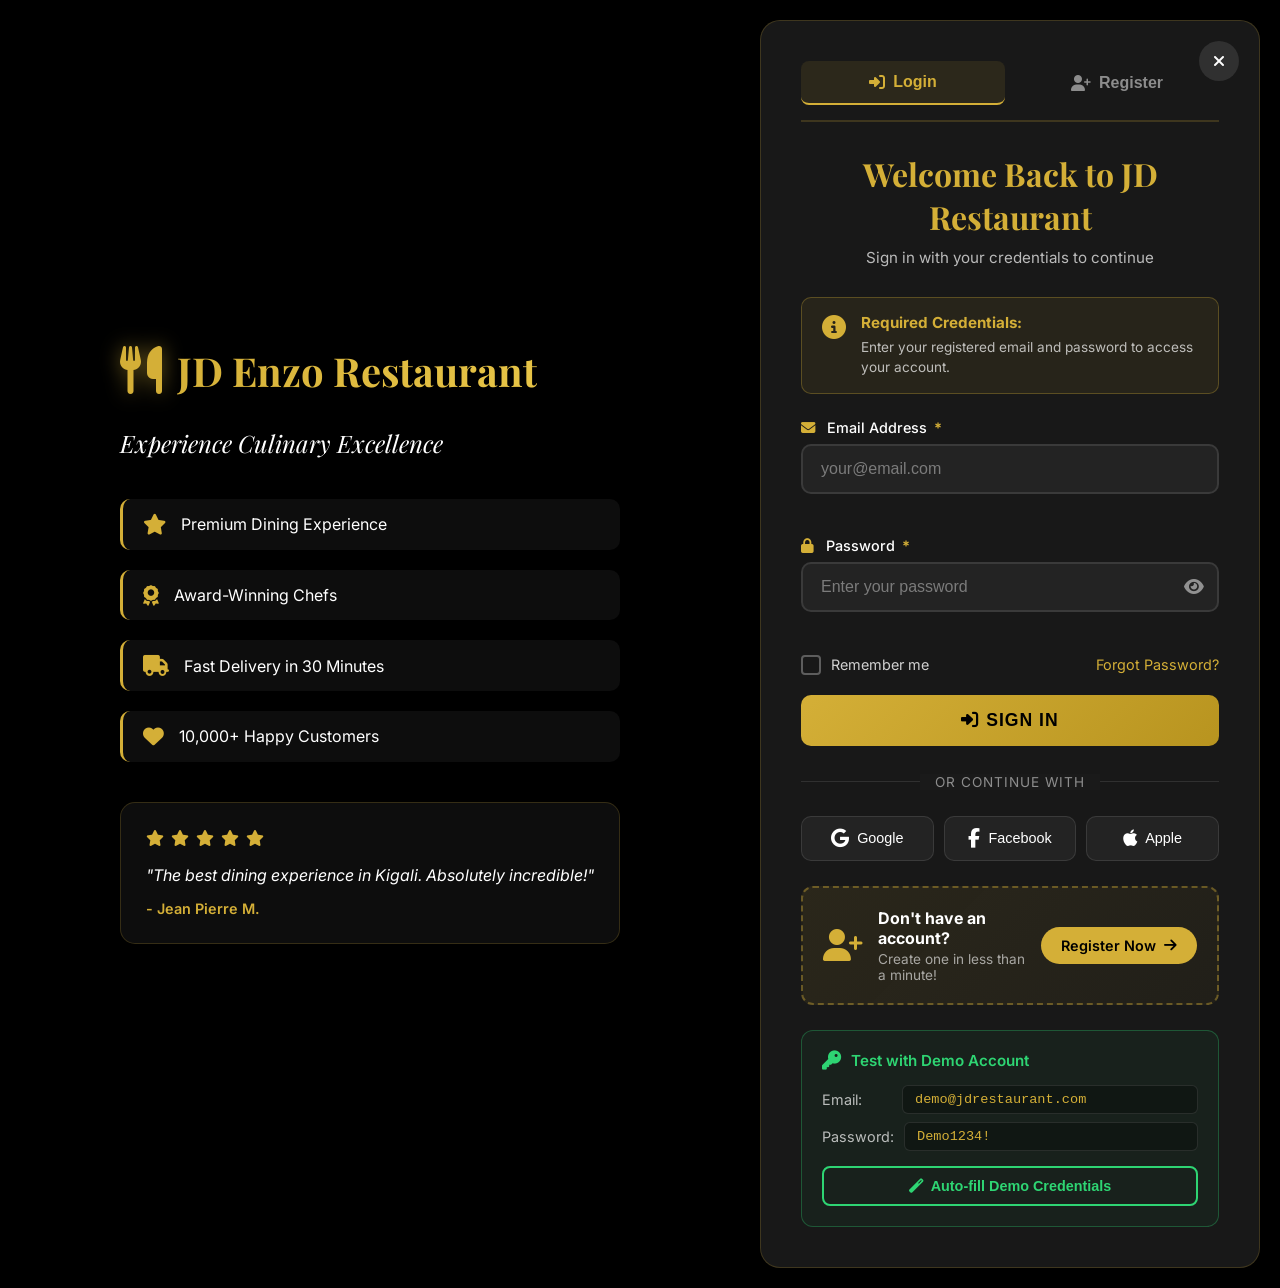
<file: auth.html>
<!DOCTYPE html>
<html lang="en">
<head>
    
<link rel="icon" type="image/svg+xml" href="favicon.svg">
    <meta charset="UTF-8">
    <meta name="viewport" content="width=device-width, initial-scale=1.0">
    <title>JD Restaurants - Login & Register</title>
    <link rel="stylesheet" href="auth.css">
    <link rel="stylesheet" href="https://cdnjs.cloudflare.com/ajax/libs/font-awesome/6.4.0/css/all.min.css">
    <link href="https://fonts.googleapis.com/css2?family=Playfair+Display:wght@400;600;700;900&family=Inter:wght@300;400;500;600;700&display=swap" rel="stylesheet">
</head>
<body>
    <link rel="stylesheet" href="loader.css">
    <!-- PREMIUM LOADING SCREEN -->
<div class="page-loader" id="pageLoader">
    <div class="loader-particles">
        <div class="particle"></div>
        <div class="particle"></div>
        <div class="particle"></div>
        <div class="particle"></div>
        <div class="particle"></div>
        <div class="particle"></div>
        <div class="particle"></div>
        <div class="particle"></div>
        <div class="particle"></div>
        <div class="particle"></div>
    </div>

    <div class="loader-content">
        <div class="loader-logo">
            <div class="loader-logo-ring"></div>
            <div class="loader-logo-ring"></div>
            <div class="loader-logo-ring"></div>
            <i class="fas fa-utensils loader-logo-icon"></i>
        </div>
        <h1 class="loader-brand">JD RESTAURANT</h1>
        <p class="loader-tagline">Welcome to Excellence</p>
        <div class="loader-bar-container">
            <div class="loader-bar"></div>
        </div>
        <div class="loader-text">
            Loading your account
            <span class="loader-dots">
                <span></span>
                <span></span>
                <span></span>
            </span>
        </div>
    </div>
</div>

    <!-- BACKGROUND IMAGE WITH OVERLAY -->
    <div class="auth-background">
        <div class="auth-overlay"></div>
    </div>

    <!-- MAIN CONTAINER -->
    <div class="auth-container">
        
        <!-- LEFT SIDE - BRANDING -->
        <div class="auth-branding">
            <div class="branding-content">
                <div class="logo-large">
                    <i class="fas fa-utensils"></i>
                    <h1>JD Enzo Restaurant </h1>
                </div>
                <p class="tagline">Experience Culinary Excellence</p>
                <div class="features-list">
                    <div class="feature-item">
                        <i class="fas fa-star"></i>
                        <span>Premium Dining Experience</span>
                    </div>
                    <div class="feature-item">
                        <i class="fas fa-award"></i>
                        <span>Award-Winning Chefs</span>
                    </div>
                    <div class="feature-item">
                        <i class="fas fa-truck"></i>
                        <span>Fast Delivery in 30 Minutes</span>
                    </div>
                    <div class="feature-item">
                        <i class="fas fa-heart"></i>
                        <span>10,000+ Happy Customers</span>
                    </div>
                </div>
                <div class="testimonials">
                    <div class="testimonial">
                        <div class="stars">
                            <i class="fas fa-star"></i>
                            <i class="fas fa-star"></i>
                            <i class="fas fa-star"></i>
                            <i class="fas fa-star"></i>
                            <i class="fas fa-star"></i>
                        </div>
                        <p>"The best dining experience in Kigali. Absolutely incredible!"</p>
                        <span>- Jean Pierre M.</span>
                    </div>
                </div>
            </div>
        </div>

        <!-- RIGHT SIDE - FORMS -->
        <div class="auth-forms">
            
            <!-- CLOSE BUTTON -->
            <a href="index.html" class="close-btn">
                <i class="fas fa-times"></i>
            </a>

            <!-- TABS -->
            <div class="auth-tabs">
                <button class="tab-btn active" data-tab="login">
                    <i class="fas fa-sign-in-alt"></i> Login
                </button>
                <button class="tab-btn" data-tab="register">
                    <i class="fas fa-user-plus"></i> Register
                </button>
            </div>

            <!-- ============================================ -->
            <!-- LOGIN FORM -->
            <!-- ============================================ -->
            <div class="form-container active" id="login-form">
                <div class="form-header">
                    <h2>Welcome Back to JD Restaurant</h2>
                    <p>Sign in with your credentials to continue</p>
                </div>

                <!-- CREDENTIALS INFO BOX -->
                <div class="credentials-info">
                    <div class="info-icon">
                        <i class="fas fa-info-circle"></i>
                    </div>
                    <div class="info-text">
                        <strong>Required Credentials:</strong>
                        <p>Enter your registered email and password to access your account.</p>
                    </div>
                </div>

                <form id="loginForm" onsubmit="handleLogin(event)">
                    <!-- Email -->
                    <div class="input-group">
                        <label for="loginEmail">
                            <i class="fas fa-envelope"></i> Email Address <span class="required">*</span>
                        </label>
                        <input type="email" id="loginEmail" placeholder="your@email.com" required>
                        <span class="error-message" id="loginEmailError"></span>
                    </div>

                    <!-- Password -->
                    <div class="input-group">
                        <label for="loginPassword">
                            <i class="fas fa-lock"></i> Password <span class="required">*</span>
                        </label>
                        <div class="password-wrapper">
                            <input type="password" id="loginPassword" placeholder="Enter your password" required>
                            <button type="button" class="toggle-password" onclick="togglePassword('loginPassword', this)">
                                <i class="fas fa-eye"></i>
                            </button>
                        </div>
                        <span class="error-message" id="loginPasswordError"></span>
                    </div>

                    <!-- Remember Me & Forgot Password -->
                    <div class="form-options">
                        <label class="checkbox-label">
                            <input type="checkbox" id="rememberMe">
                            <span class="checkmark"></span>
                            Remember me
                        </label>
                        <a href="#" class="forgot-link" onclick="handleForgotPassword(event)">
                            Forgot Password?
                        </a>
                    </div>

                    <!-- Login Button -->
                    <button type="submit" class="submit-btn" id="loginBtn">
                        <span class="btn-text"><i class="fas fa-sign-in-alt"></i> Sign In</span>
                        <span class="btn-loader"><i class="fas fa-spinner fa-spin"></i></span>
                    </button>

                    <!-- Divider -->
                    <div class="divider">
                        <span>OR CONTINUE WITH</span>
                    </div>

                    <!-- Social Login -->
                    <div class="social-login">
                        <button type="button" class="social-btn google" onclick="socialLogin('Google')">
                            <i class="fab fa-google"></i>
                            <span>Google</span>
                        </button>
                        <button type="button" class="social-btn facebook" onclick="socialLogin('Facebook')">
                            <i class="fab fa-facebook-f"></i>
                            <span>Facebook</span>
                        </button>
                        <button type="button" class="social-btn apple" onclick="socialLogin('Apple')">
                            <i class="fab fa-apple"></i>
                            <span>Apple</span>
                        </button>
                    </div>

                    <!-- NO ACCOUNT? REGISTER LINK - PROMINENT -->
                    <div class="no-account-banner">
                        <i class="fas fa-user-plus"></i>
                        <div>
                            <strong>Don't have an account?</strong>
                            <p>Create one in less than a minute!</p>
                        </div>
                        <a href="#" onclick="switchTab('register')" class="register-now-btn">
                            Register Now <i class="fas fa-arrow-right"></i>
                        </a>
                    </div>
                </form>

                <!-- DEMO CREDENTIALS BOX -->
                <div class="demo-credentials">
                    <div class="demo-header">
                        <i class="fas fa-key"></i>
                        <span>Test with Demo Account</span>
                    </div>
                    <div class="demo-info">
                        <div class="demo-item">
                            <label>Email:</label>
                            <code onclick="copyToClipboard('demo@jdrestaurant.com')">demo@jdrestaurant.com</code>
                        </div>
                        <div class="demo-item">
                            <label>Password:</label>
                            <code onclick="copyToClipboard('Demo1234!')">Demo1234!</code>
                        </div>
                    </div>
                    <button class="use-demo-btn" onclick="useDemoCredentials()">
                        <i class="fas fa-magic"></i> Auto-fill Demo Credentials
                    </button>
                </div>
            </div>

            <!-- ============================================ -->
            <!-- REGISTER FORM -->
            <!-- ============================================ -->
            <div class="form-container" id="register-form">
                <div class="form-header">
                    <h2>Create Your Account</h2>
                    <p>Join our culinary family today</p>
                </div>

                <!-- REGISTER INFO BOX -->
                <div class="credentials-info">
                    <div class="info-icon">
                        <i class="fas fa-user-plus"></i>
                    </div>
                    <div class="info-text">
                        <strong>Registration Required:</strong>
                        <p>Fill in all fields below to create your account. Fields marked with <span class="required">*</span> are required.</p>
                    </div>
                </div>

                <form id="registerForm" onsubmit="handleRegister(event)">
                    <!-- Full Name -->
                    <div class="input-group">
                        <label for="fullName">
                            <i class="fas fa-user"></i> Full Name <span class="required">*</span>
                        </label>
                        <input type="text" id="fullName" placeholder="John Doe" required>
                        <span class="error-message" id="fullNameError"></span>
                    </div>

                    <!-- Username -->
                    <div class="input-group">
                        <label for="username">
                            <i class="fas fa-at"></i> Username <span class="required">*</span>
                        </label>
                        <input type="text" id="username" placeholder="johndoe" required>
                        <span class="error-message" id="usernameError"></span>
                    </div>

                    <!-- Email -->
                    <div class="input-group">
                        <label for="registerEmail">
                            <i class="fas fa-envelope"></i> Email Address <span class="required">*</span>
                        </label>
                        <input type="email" id="registerEmail" placeholder="your@email.com" required>
                        <span class="error-message" id="registerEmailError"></span>
                    </div>

                    <!-- Phone Number -->
                    <div class="input-group">
                        <label for="phone">
                            <i class="fas fa-phone"></i> Phone Number <span class="required">*</span>
                        </label>
                        <input type="tel" id="phone" placeholder="+250 788 123 456" required>
                        <span class="error-message" id="phoneError"></span>
                    </div>

                    <!-- Password -->
                    <div class="input-group">
                        <label for="registerPassword">
                            <i class="fas fa-lock"></i> Password <span class="required">*</span>
                        </label>
                        <div class="password-wrapper">
                            <input type="password" id="registerPassword" placeholder="Create a strong password" required>
                            <button type="button" class="toggle-password" onclick="togglePassword('registerPassword', this)">
                                <i class="fas fa-eye"></i>
                            </button>
                        </div>
                        <!-- Password Strength Indicator -->
                        <div class="password-strength">
                            <div class="strength-bar" id="strengthBar"></div>
                        </div>
                        <span class="strength-text" id="strengthText"></span>
                        <span class="error-message" id="registerPasswordError"></span>
                    </div>

                    <!-- Confirm Password -->
                    <div class="input-group">
                        <label for="confirmPassword">
                            <i class="fas fa-lock"></i> Confirm Password <span class="required">*</span>
                        </label>
                        <div class="password-wrapper">
                            <input type="password" id="confirmPassword" placeholder="Confirm your password" required>
                            <button type="button" class="toggle-password" onclick="togglePassword('confirmPassword', this)">
                                <i class="fas fa-eye"></i>
                            </button>
                        </div>
                        <span class="error-message" id="confirmPasswordError"></span>
                    </div>

                    <!-- Terms & Conditions -->
                    <div class="input-group">
                        <label class="checkbox-label">
                            <input type="checkbox" id="terms" required>
                            <span class="checkmark"></span>
                            I agree to the <a href="#" onclick="showTerms(event)">Terms & Conditions</a> and <a href="#" onclick="showPrivacy(event)">Privacy Policy</a> <span class="required">*</span>
                        </label>
                        <span class="error-message" id="termsError"></span>
                    </div>

                    <!-- Register Button -->
                    <button type="submit" class="submit-btn" id="registerBtn">
                        <span class="btn-text"><i class="fas fa-user-plus"></i> Create Account</span>
                        <span class="btn-loader"><i class="fas fa-spinner fa-spin"></i></span>
                    </button>

                    <!-- Divider -->
                    <div class="divider">
                        <span>OR SIGN UP WITH</span>
                    </div>

                    <!-- Social Login -->
                    <div class="social-login">
                        <button type="button" class="social-btn google" onclick="socialLogin('Google')">
                            <i class="fab fa-google"></i>
                            <span>Google</span>
                        </button>
                        <button type="button" class="social-btn facebook" onclick="socialLogin('Facebook')">
                            <i class="fab fa-facebook-f"></i>
                            <span>Facebook</span>
                        </button>
                        <button type="button" class="social-btn apple" onclick="socialLogin('Apple')">
                            <i class="fab fa-apple"></i>
                            <span>Apple</span>
                        </button>
                    </div>

                    <!-- ALREADY HAVE ACCOUNT? LOGIN LINK - PROMINENT -->
                    <div class="no-account-banner">
                        <i class="fas fa-sign-in-alt"></i>
                        <div>
                            <strong>Already have an account?</strong>
                            <p>Sign in to access your dashboard</p>
                        </div>
                        <a href="#" onclick="switchTab('login')" class="register-now-btn">
                            Sign In <i class="fas fa-arrow-right"></i>
                        </a>
                    </div>
                </form>
            </div>

        </div>
    </div>

    <!-- SUCCESS MODAL -->
    <div class="modal" id="successModal">
        <div class="modal-content">
            <div class="modal-icon success">
                <i class="fas fa-check"></i>
            </div>
            <h2 id="modalTitle">Success!</h2>
            <p id="modalMessage">Your action was completed successfully.</p>
            <button class="submit-btn" onclick="closeModal()">
                <span class="btn-text">Continue</span>
            </button>
        </div>
    </div>

    <!-- ERROR MODAL -->
    <div class="modal" id="errorModal">
        <div class="modal-content">
            <div class="modal-icon error">
                <i class="fas fa-exclamation-triangle"></i>
            </div>
            <h2>Oops!</h2>
            <p id="errorMessage">Something went wrong.</p>
            <button class="submit-btn" onclick="closeErrorModal()">
                <span class="btn-text">Try Again</span>
            </button>
        </div>
    </div>

    <script src="auth.js"></script>
<script src="loader.js"></script>

</body>
</html>
</file>
<file: auth.css>
/* ========================================
   JD RESTAURANT - LUXURY AUTH THEME
   Color Palette: Black, White, Gold
   ======================================== */

/* --- 1. GLOBAL VARIABLES --- */
:root {
    --black: #000000;
    --dark-black: #0a0a0a;
    --charcoal: #1a1a1a;
    --dark-grey: #2a2a2a;
    --medium-grey: #3a3a3a;
    --light-grey: #f5f5f5;
    --white: #ffffff;
    --gold: #d4af37;
    --gold-light: #e8c547;
    --gold-dark: #b8941f;
    --error: #ff4757;
    --success: #2ed573;
    --shadow: 0 10px 40px rgba(0, 0, 0, 0.3);
    --shadow-gold: 0 5px 20px rgba(212, 175, 55, 0.3);
}

/* --- 2. RESET & BASE --- */
* {
    margin: 0;
    padding: 0;
    box-sizing: border-box;
}

body {
    font-family: 'Inter', sans-serif;
    background-color: var(--black);
    color: var(--white);
    overflow-x: hidden;
    min-height: 100vh;
}

/* --- 3. BACKGROUND & OVERLAY --- */
.auth-background {
    position: fixed;
    top: 0;
    left: 0;
    width: 100%;
    height: 100%;
    background-image: url('https://images.unsplash.com/photo-1414235077428-338989a2e8c0?auto=format&fit=crop&w=1920&q=80');
    background-size: cover;
    background-position: center;
    background-attachment: fixed;
    z-index: -2;
    animation: backgroundZoom 20s ease-in-out infinite alternate;
}

@keyframes backgroundZoom {
    from { transform: scale(1); }
    to { transform: scale(1.1); }
}

.auth-overlay {
    position: fixed;
    top: 0;
    left: 0;
    width: 100%;
    height: 100%;
    background: linear-gradient(135deg, rgba(0,0,0,0.85) 0%, rgba(0,0,0,0.7) 100%);
    z-index: -1;
}

/* --- 4. MAIN CONTAINER --- */
.auth-container {
    display: flex;
    min-height: 100vh;
    max-width: 1400px;
    margin: 0 auto;
    padding: 20px;
    gap: 40px;
    animation: fadeIn 1s ease;
}

@keyframes fadeIn {
    from { opacity: 0; transform: translateY(20px); }
    to { opacity: 1; transform: translateY(0); }
}

/* --- 5. BRANDING SECTION (LEFT) --- */
.auth-branding {
    flex: 1;
    display: flex;
    align-items: center;
    justify-content: center;
    padding: 40px;
}

.branding-content {
    max-width: 500px;
}

.logo-large {
    display: flex;
    align-items: center;
    gap: 15px;
    margin-bottom: 30px;
    animation: slideInLeft 1s ease;
}

.logo-large i {
    font-size: 3rem;
    color: var(--gold);
    filter: drop-shadow(0 0 10px rgba(212, 175, 55, 0.5));
}

.logo-large h1 {
    font-family: 'Playfair Display', serif;
    font-size: 2.5rem;
    font-weight: 700;
    background: linear-gradient(135deg, var(--gold), var(--gold-light));
    -webkit-background-clip: text;
    -webkit-text-fill-color: transparent;
    background-clip: text;
}

.tagline {
    font-family: 'Playfair Display', serif;
    font-size: 1.5rem;
    color: var(--white);
    margin-bottom: 40px;
    font-style: italic;
    animation: slideInLeft 1s ease 0.2s backwards;
}

.features-list {
    margin-bottom: 40px;
    animation: slideInLeft 1s ease 0.4s backwards;
}

.feature-item {
    display: flex;
    align-items: center;
    gap: 15px;
    margin-bottom: 20px;
    padding: 15px 20px;
    background: rgba(255, 255, 255, 0.05);
    border-radius: 10px;
    border-left: 3px solid var(--gold);
    transition: all 0.3s ease;
}

.feature-item:hover {
    background: rgba(212, 175, 55, 0.1);
    transform: translateX(10px);
}

.feature-item i {
    color: var(--gold);
    font-size: 1.3rem;
}

.feature-item span {
    color: var(--white);
    font-size: 1rem;
}

.testimonials {
    padding: 25px;
    background: rgba(255, 255, 255, 0.05);
    border-radius: 15px;
    border: 1px solid rgba(212, 175, 55, 0.2);
    animation: slideInLeft 1s ease 0.6s backwards;
}

.stars {
    color: var(--gold);
    margin-bottom: 15px;
}

.stars i {
    margin-right: 3px;
}

.testimonial p {
    color: var(--white);
    font-style: italic;
    margin-bottom: 10px;
    line-height: 1.6;
}

.testimonial span {
    color: var(--gold);
    font-size: 0.9rem;
    font-weight: 600;
}

@keyframes slideInLeft {
    from { opacity: 0; transform: translateX(-30px); }
    to { opacity: 1; transform: translateX(0); }
}

/* --- 6. FORMS SECTION (RIGHT) --- */
.auth-forms {
    flex: 1;
    max-width: 500px;
    background: rgba(26, 26, 26, 0.95);
    backdrop-filter: blur(20px);
    border: 1px solid rgba(212, 175, 55, 0.2);
    border-radius: 20px;
    padding: 40px;
    position: relative;
    box-shadow: var(--shadow);
    animation: slideInRight 1s ease;
}

@keyframes slideInRight {
    from { opacity: 0; transform: translateX(30px); }
    to { opacity: 1; transform: translateX(0); }
}

.close-btn {
    position: absolute;
    top: 20px;
    right: 20px;
    width: 40px;
    height: 40px;
    background: rgba(255, 255, 255, 0.1);
    border-radius: 50%;
    display: flex;
    align-items: center;
    justify-content: center;
    color: var(--white);
    text-decoration: none;
    transition: all 0.3s ease;
}

.close-btn:hover {
    background: var(--gold);
    color: var(--black);
    transform: rotate(90deg);
}

/* --- 7. TABS --- */
.auth-tabs {
    display: flex;
    gap: 10px;
    margin-bottom: 30px;
    border-bottom: 2px solid rgba(212, 175, 55, 0.2);
    padding-bottom: 15px;
}

.tab-btn {
    flex: 1;
    padding: 12px;
    background: transparent;
    border: none;
    color: rgba(255, 255, 255, 0.5);
    font-size: 1rem;
    font-weight: 600;
    cursor: pointer;
    transition: all 0.3s ease;
    border-radius: 8px;
    display: flex;
    align-items: center;
    justify-content: center;
    gap: 8px;
}

.tab-btn:hover {
    color: var(--white);
    background: rgba(255, 255, 255, 0.05);
}

.tab-btn.active {
    color: var(--gold);
    background: rgba(212, 175, 55, 0.1);
    border-bottom: 2px solid var(--gold);
}

/* --- 8. FORM CONTAINERS --- */
.form-container {
    display: none;
    animation: fadeInUp 0.5s ease;
}

.form-container.active {
    display: block;
}

@keyframes fadeInUp {
    from { opacity: 0; transform: translateY(20px); }
    to { opacity: 1; transform: translateY(0); }
}

.form-header {
    text-align: center;
    margin-bottom: 30px;
}

.form-header h2 {
    font-family: 'Playfair Display', serif;
    font-size: 2rem;
    color: var(--gold);
    margin-bottom: 10px;
}

.form-header p {
    color: rgba(255, 255, 255, 0.7);
    font-size: 0.95rem;
}

/* --- 9. INPUT GROUPS --- */
.input-group {
    margin-bottom: 20px;
}

.input-group label {
    display: block;
    color: var(--white);
    font-size: 0.9rem;
    font-weight: 500;
    margin-bottom: 8px;
}

.input-group label i {
    color: var(--gold);
    margin-right: 8px;
}

.input-group input[type="text"],
.input-group input[type="email"],
.input-group input[type="password"],
.input-group input[type="tel"] {
    width: 100%;
    padding: 14px 18px;
    background: rgba(255, 255, 255, 0.05);
    border: 2px solid rgba(255, 255, 255, 0.1);
    border-radius: 10px;
    color: var(--white);
    font-size: 1rem;
    transition: all 0.3s ease;
    outline: none;
}

.input-group input:focus {
    border-color: var(--gold);
    background: rgba(212, 175, 55, 0.05);
    box-shadow: 0 0 0 3px rgba(212, 175, 55, 0.1);
}

.input-group input::placeholder {
    color: rgba(255, 255, 255, 0.4);
}

.password-wrapper {
    position: relative;
}

.toggle-password {
    position: absolute;
    right: 15px;
    top: 50%;
    transform: translateY(-50%);
    background: none;
    border: none;
    color: rgba(255, 255, 255, 0.5);
    cursor: pointer;
    font-size: 1.1rem;
    transition: color 0.3s;
}

.toggle-password:hover {
    color: var(--gold);
}

/* Password Strength */
.password-strength {
    height: 4px;
    background: rgba(255, 255, 255, 0.1);
    border-radius: 2px;
    margin-top: 8px;
    overflow: hidden;
}

.strength-bar {
    height: 100%;
    width: 0%;
    transition: all 0.3s ease;
    border-radius: 2px;
}

.strength-text {
    display: block;
    font-size: 0.8rem;
    margin-top: 5px;
    color: rgba(255, 255, 255, 0.6);
}

/* Error Messages */
.error-message {
    display: block;
    color: var(--error);
    font-size: 0.85rem;
    margin-top: 5px;
    min-height: 18px;
}

/* --- 10. FORM OPTIONS --- */
.form-options {
    display: flex;
    justify-content: space-between;
    align-items: center;
    margin-bottom: 20px;
}

.checkbox-label {
    display: flex;
    align-items: center;
    color: rgba(255, 255, 255, 0.8);
    font-size: 0.9rem;
    cursor: pointer;
    user-select: none;
}

.checkbox-label input {
    display: none;
}

.checkmark {
    width: 20px;
    height: 20px;
    border: 2px solid rgba(255, 255, 255, 0.3);
    border-radius: 4px;
    margin-right: 10px;
    position: relative;
    transition: all 0.3s;
}

.checkbox-label input:checked + .checkmark {
    background: var(--gold);
    border-color: var(--gold);
}

.checkbox-label input:checked + .checkmark::after {
    content: '✓';
    position: absolute;
    top: 50%;
    left: 50%;
    transform: translate(-50%, -50%);
    color: var(--black);
    font-weight: bold;
    font-size: 0.8rem;
}

.forgot-link {
    color: var(--gold);
    text-decoration: none;
    font-size: 0.9rem;
    transition: color 0.3s;
}

.forgot-link:hover {
    color: var(--gold-light);
    text-decoration: underline;
}

/* --- 11. SUBMIT BUTTON --- */
.submit-btn {
    width: 100%;
    padding: 15px;
    background: linear-gradient(135deg, var(--gold), var(--gold-dark));
    color: var(--black);
    border: none;
    border-radius: 10px;
    font-size: 1.1rem;
    font-weight: 700;
    cursor: pointer;
    transition: all 0.3s ease;
    position: relative;
    overflow: hidden;
    text-transform: uppercase;
    letter-spacing: 1px;
}

.submit-btn:hover {
    transform: translateY(-2px);
    box-shadow: var(--shadow-gold);
}

.submit-btn:active {
    transform: translateY(0);
}

.submit-btn .btn-loader {
    display: none;
}

.submit-btn.loading .btn-text {
    display: none;
}

.submit-btn.loading .btn-loader {
    display: inline-block;
}

/* --- 12. DIVIDER --- */
.divider {
    text-align: center;
    margin: 25px 0;
    position: relative;
}

.divider::before {
    content: '';
    position: absolute;
    top: 50%;
    left: 0;
    right: 0;
    height: 1px;
    background: rgba(255, 255, 255, 0.1);
}

.divider span {
    position: relative;
    background: var(--charcoal);
    padding: 0 15px;
    color: rgba(255, 255, 255, 0.5);
    font-size: 0.85rem;
    letter-spacing: 1px;
}

/* --- 13. SOCIAL LOGIN --- */
.social-login {
    display: grid;
    grid-template-columns: repeat(3, 1fr);
    gap: 10px;
    margin-bottom: 20px;
}

.social-btn {
    padding: 12px;
    background: rgba(255, 255, 255, 0.05);
    border: 1px solid rgba(255, 255, 255, 0.1);
    border-radius: 10px;
    color: var(--white);
    cursor: pointer;
    transition: all 0.3s ease;
    display: flex;
    align-items: center;
    justify-content: center;
    gap: 8px;
    font-size: 0.9rem;
}

.social-btn:hover {
    background: rgba(255, 255, 255, 0.1);
    transform: translateY(-2px);
}

.social-btn.google:hover { border-color: #ea4335; color: #ea4335; }
.social-btn.facebook:hover { border-color: #1877f2; color: #1877f2; }
.social-btn.apple:hover { border-color: var(--white); color: var(--white); }

.social-btn i {
    font-size: 1.2rem;
}

/* --- 14. SWITCH FORM LINK --- */
.switch-form {
    text-align: center;
    color: rgba(255, 255, 255, 0.7);
    font-size: 0.9rem;
    margin-top: 20px;
}

.switch-form a {
    color: var(--gold);
    text-decoration: none;
    font-weight: 600;
    transition: color 0.3s;
}

.switch-form a:hover {
    color: var(--gold-light);
    text-decoration: underline;
}

/* --- 15. MODALS --- */
.modal {
    display: none;
    position: fixed;
    top: 0;
    left: 0;
    width: 100%;
    height: 100%;
    background: rgba(0, 0, 0, 0.8);
    backdrop-filter: blur(10px);
    z-index: 9999;
    justify-content: center;
    align-items: center;
    animation: fadeIn 0.3s ease;
}

.modal.active {
    display: flex;
}

.modal-content {
    background: var(--charcoal);
    border: 1px solid rgba(212, 175, 55, 0.3);
    border-radius: 20px;
    padding: 40px;
    max-width: 400px;
    width: 90%;
    text-align: center;
    animation: slideInUp 0.5s ease;
}

@keyframes slideInUp {
    from { opacity: 0; transform: translateY(50px); }
    to { opacity: 1; transform: translateY(0); }
}

.modal-icon {
    width: 80px;
    height: 80px;
    border-radius: 50%;
    display: flex;
    align-items: center;
    justify-content: center;
    margin: 0 auto 20px;
    font-size: 2.5rem;
}

.modal-icon.success {
    background: rgba(46, 213, 115, 0.2);
    color: var(--success);
    border: 2px solid var(--success);
}

.modal-icon.error {
    background: rgba(255, 71, 87, 0.2);
    color: var(--error);
    border: 2px solid var(--error);
}

.modal-content h2 {
    font-family: 'Playfair Display', serif;
    color: var(--gold);
    margin-bottom: 15px;
    font-size: 1.8rem;
}

.modal-content p {
    color: rgba(255, 255, 255, 0.8);
    margin-bottom: 25px;
    line-height: 1.6;
}

/* --- 16. RESPONSIVE DESIGN --- */
@media (max-width: 1024px) {
    .auth-container {
        flex-direction: column;
        padding: 20px;
    }

    .auth-branding {
        padding: 20px;
    }

    .auth-forms {
        max-width: 100%;
    }
}

@media (max-width: 768px) {
    .auth-branding {
        display: none;
    }

    .auth-forms {
        padding: 30px 20px;
    }

    .form-header h2 {
        font-size: 1.5rem;
    }

    .social-login {
        grid-template-columns: 1fr;
    }

    .social-btn span {
        display: inline;
    }
}

@media (max-width: 480px) {
    .auth-forms {
        padding: 25px 15px;
    }

    .form-options {
        flex-direction: column;
        gap: 10px;
        align-items: flex-start;
    }
}

/* ========================================
   NEW STYLES - CREDENTIALS & REGISTRATION
   ======================================== */

/* Required Asterisk */
.required {
    color: var(--gold);
    font-weight: bold;
    margin-left: 3px;
}

/* Credentials Info Box */
.credentials-info {
    display: flex;
    gap: 15px;
    padding: 15px 20px;
    background: rgba(212, 175, 55, 0.08);
    border: 1px solid rgba(212, 175, 55, 0.3);
    border-radius: 10px;
    margin-bottom: 25px;
    animation: fadeInUp 0.5s ease;
}

.info-icon {
    font-size: 1.5rem;
    color: var(--gold);
    flex-shrink: 0;
}

.info-text {
    flex: 1;
}

.info-text strong {
    display: block;
    color: var(--gold);
    margin-bottom: 5px;
    font-size: 0.95rem;
}

.info-text p {
    color: rgba(255, 255, 255, 0.7);
    font-size: 0.85rem;
    line-height: 1.5;
    margin: 0;
}

.info-text .required {
    display: inline;
    margin: 0;
}

/* No Account Banner */
.no-account-banner {
    display: flex;
    align-items: center;
    gap: 15px;
    padding: 20px;
    background: linear-gradient(135deg, rgba(212, 175, 55, 0.1), rgba(212, 175, 55, 0.05));
    border: 2px dashed rgba(212, 175, 55, 0.4);
    border-radius: 12px;
    margin-top: 25px;
    transition: all 0.3s ease;
}

.no-account-banner:hover {
    background: linear-gradient(135deg, rgba(212, 175, 55, 0.15), rgba(212, 175, 55, 0.08));
    border-color: var(--gold);
}

.no-account-banner > i {
    font-size: 2rem;
    color: var(--gold);
    flex-shrink: 0;
}

.no-account-banner > div {
    flex: 1;
}

.no-account-banner strong {
    display: block;
    color: var(--white);
    margin-bottom: 3px;
    font-size: 1rem;
}

.no-account-banner p {
    color: rgba(255, 255, 255, 0.6);
    font-size: 0.85rem;
    margin: 0;
}

.register-now-btn {
    display: inline-flex;
    align-items: center;
    gap: 8px;
    padding: 10px 20px;
    background: var(--gold);
    color: var(--black);
    text-decoration: none;
    border-radius: 25px;
    font-weight: 600;
    font-size: 0.9rem;
    transition: all 0.3s ease;
    white-space: nowrap;
}

.register-now-btn:hover {
    background: var(--gold-light);
    transform: translateX(5px);
    box-shadow: var(--shadow-gold);
}

.register-now-btn i {
    transition: transform 0.3s;
}

.register-now-btn:hover i {
    transform: translateX(3px);
}

/* Demo Credentials Box */
.demo-credentials {
    margin-top: 25px;
    padding: 20px;
    background: rgba(46, 213, 115, 0.05);
    border: 1px solid rgba(46, 213, 115, 0.3);
    border-radius: 12px;
    animation: fadeInUp 0.5s ease 0.3s backwards;
}

.demo-header {
    display: flex;
    align-items: center;
    gap: 10px;
    margin-bottom: 15px;
    color: var(--success);
    font-weight: 600;
    font-size: 0.95rem;
}

.demo-header i {
    font-size: 1.2rem;
}

.demo-info {
    margin-bottom: 15px;
}

.demo-item {
    display: flex;
    align-items: center;
    gap: 10px;
    margin-bottom: 8px;
    font-size: 0.9rem;
}

.demo-item label {
    color: rgba(255, 255, 255, 0.7);
    min-width: 70px;
}

.demo-item code {
    flex: 1;
    padding: 6px 12px;
    background: rgba(0, 0, 0, 0.3);
    border: 1px solid rgba(255, 255, 255, 0.1);
    border-radius: 6px;
    color: var(--gold);
    font-family: 'Courier New', monospace;
    font-size: 0.85rem;
    cursor: pointer;
    transition: all 0.3s;
}

.demo-item code:hover {
    background: rgba(212, 175, 55, 0.1);
    border-color: var(--gold);
}

.use-demo-btn {
    width: 100%;
    padding: 10px;
    background: transparent;
    border: 2px solid var(--success);
    color: var(--success);
    border-radius: 8px;
    cursor: pointer;
    font-weight: 600;
    font-size: 0.9rem;
    transition: all 0.3s ease;
    display: flex;
    align-items: center;
    justify-content: center;
    gap: 8px;
}

.use-demo-btn:hover {
    background: var(--success);
    color: var(--black);
    transform: translateY(-2px);
}

/* Responsive adjustments */
@media (max-width: 768px) {
    .no-account-banner {
        flex-direction: column;
        text-align: center;
    }

    .register-now-btn {
        width: 100%;
        justify-content: center;
    }

    .demo-item {
        flex-direction: column;
        align-items: flex-start;
        gap: 5px;
    }

    .demo-item code {
        width: 100%;
    }
}
</file>
<file: loader.css>
/* ========================================
   JD RESTAURANT - PREMIUM LOADING SCREEN
   Luxury Black, White & Gold Theme
   ======================================== */

/* --- 1. LOADER OVERLAY --- */
.page-loader {
    position: fixed;
    top: 0;
    left: 0;
    width: 100%;
    height: 100%;
    background: linear-gradient(135deg, #000000 0%, #0a0a0a 50%, #1a1a1a 100%);
    z-index: 99999;
    display: flex;
    flex-direction: column;
    justify-content: center;
    align-items: center;
    transition: opacity 0.8s ease, visibility 0.8s ease;
    overflow: hidden;
}

.page-loader.hidden {
    opacity: 0;
    visibility: hidden;
}

/* --- 2. ANIMATED BACKGROUND PARTICLES --- */
.loader-particles {
    position: absolute;
    top: 0;
    left: 0;
    width: 100%;
    height: 100%;
    overflow: hidden;
    z-index: 0;
}

.particle {
    position: absolute;
    width: 4px;
    height: 4px;
    background: var(--gold, #d4af37);
    border-radius: 50%;
    opacity: 0.3;
    animation: floatParticle 15s infinite linear;
}

.particle:nth-child(1) { left: 10%; animation-delay: 0s; animation-duration: 12s; }
.particle:nth-child(2) { left: 20%; animation-delay: 2s; animation-duration: 14s; }
.particle:nth-child(3) { left: 30%; animation-delay: 4s; animation-duration: 10s; }
.particle:nth-child(4) { left: 40%; animation-delay: 1s; animation-duration: 16s; }
.particle:nth-child(5) { left: 50%; animation-delay: 3s; animation-duration: 13s; }
.particle:nth-child(6) { left: 60%; animation-delay: 5s; animation-duration: 11s; }
.particle:nth-child(7) { left: 70%; animation-delay: 2s; animation-duration: 15s; }
.particle:nth-child(8) { left: 80%; animation-delay: 4s; animation-duration: 12s; }
.particle:nth-child(9) { left: 90%; animation-delay: 1s; animation-duration: 14s; }
.particle:nth-child(10) { left: 15%; animation-delay: 3s; animation-duration: 13s; }

@keyframes floatParticle {
    0% {
        transform: translateY(100vh) scale(0);
        opacity: 0;
    }
    10% {
        opacity: 0.5;
    }
    90% {
        opacity: 0.5;
    }
    100% {
        transform: translateY(-100vh) scale(1);
        opacity: 0;
    }
}

/* --- 3. LOADER CONTENT --- */
.loader-content {
    position: relative;
    z-index: 1;
    text-align: center;
    animation: fadeInScale 1s ease;
}

@keyframes fadeInScale {
    from {
        opacity: 0;
        transform: scale(0.8);
    }
    to {
        opacity: 1;
        transform: scale(1);
    }
}

/* --- 4. LOGO ANIMATION --- */
.loader-logo {
    position: relative;
    width: 120px;
    height: 120px;
    margin: 0 auto 30px;
    display: flex;
    align-items: center;
    justify-content: center;
}

.loader-logo-ring {
    position: absolute;
    top: 0;
    left: 0;
    width: 100%;
    height: 100%;
    border: 3px solid transparent;
    border-top-color: var(--gold, #d4af37);
    border-radius: 50%;
    animation: spinRing 2s linear infinite;
}

.loader-logo-ring:nth-child(2) {
    width: 90%;
    height: 90%;
    top: 5%;
    left: 5%;
    border-top-color: transparent;
    border-right-color: var(--gold, #d4af37);
    animation: spinRing 1.5s linear infinite reverse;
}

.loader-logo-ring:nth-child(3) {
    width: 80%;
    height: 80%;
    top: 10%;
    left: 10%;
    border-top-color: transparent;
    border-bottom-color: var(--gold, #d4af37);
    animation: spinRing 1s linear infinite;
}

@keyframes spinRing {
    from { transform: rotate(0deg); }
    to { transform: rotate(360deg); }
}

.loader-logo-icon {
    font-size: 3rem;
    color: var(--gold, #d4af37);
    animation: pulseIcon 1.5s ease-in-out infinite;
    filter: drop-shadow(0 0 20px rgba(212, 175, 55, 0.6));
}

@keyframes pulseIcon {
    0%, 100% {
        transform: scale(1);
        opacity: 1;
    }
    50% {
        transform: scale(1.1);
        opacity: 0.8;
    }
}

/* --- 5. BRAND NAME --- */
.loader-brand {
    font-family: 'Playfair Display', serif;
    font-size: 2.5rem;
    font-weight: 700;
    background: linear-gradient(135deg, #d4af37 0%, #e8c547 50%, #d4af37 100%);
    -webkit-background-clip: text;
    -webkit-text-fill-color: transparent;
    background-clip: text;
    margin-bottom: 10px;
    letter-spacing: 3px;
    animation: shimmer 3s ease-in-out infinite;
    background-size: 200% auto;
}

@keyframes shimmer {
    0%, 100% {
        background-position: 0% center;
    }
    50% {
        background-position: 100% center;
    }
}

.loader-tagline {
    color: rgba(255, 255, 255, 0.6);
    font-size: 0.95rem;
    font-style: italic;
    letter-spacing: 2px;
    margin-bottom: 40px;
    animation: fadeInUp 1s ease 0.5s backwards;
}

@keyframes fadeInUp {
    from {
        opacity: 0;
        transform: translateY(20px);
    }
    to {
        opacity: 1;
        transform: translateY(0);
    }
}

/* --- 6. LOADING BAR --- */
.loader-bar-container {
    width: 250px;
    height: 3px;
    background: rgba(255, 255, 255, 0.1);
    border-radius: 10px;
    overflow: hidden;
    margin: 0 auto 20px;
    position: relative;
}

.loader-bar {
    height: 100%;
    width: 0%;
    background: linear-gradient(90deg, #d4af37, #e8c547, #d4af37);
    border-radius: 10px;
    animation: loadProgress 2.5s ease-in-out infinite;
    box-shadow: 0 0 10px rgba(212, 175, 55, 0.5);
}

@keyframes loadProgress {
    0% {
        width: 0%;
        margin-left: 0%;
    }
    50% {
        width: 70%;
        margin-left: 15%;
    }
    100% {
        width: 0%;
        margin-left: 100%;
    }
}

/* --- 7. LOADING TEXT --- */
.loader-text {
    color: rgba(255, 255, 255, 0.5);
    font-size: 0.85rem;
    letter-spacing: 3px;
    text-transform: uppercase;
    animation: blink 1.5s ease-in-out infinite;
}

@keyframes blink {
    0%, 100% { opacity: 0.5; }
    50% { opacity: 1; }
}

/* --- 8. DOTS ANIMATION --- */
.loader-dots {
    display: inline-flex;
    gap: 5px;
    margin-left: 5px;
}

.loader-dots span {
    width: 6px;
    height: 6px;
    background: var(--gold, #d4af37);
    border-radius: 50%;
    animation: dotBounce 1.4s ease-in-out infinite;
}

.loader-dots span:nth-child(1) { animation-delay: 0s; }
.loader-dots span:nth-child(2) { animation-delay: 0.2s; }
.loader-dots span:nth-child(3) { animation-delay: 0.4s; }

@keyframes dotBounce {
    0%, 60%, 100% {
        transform: translateY(0);
        opacity: 0.5;
    }
    30% {
        transform: translateY(-8px);
        opacity: 1;
    }
}

/* --- 9. RESPONSIVE --- */
@media (max-width: 768px) {
    .loader-brand {
        font-size: 1.8rem;
        letter-spacing: 2px;
    }

    .loader-logo {
        width: 90px;
        height: 90px;
    }

    .loader-logo-icon {
        font-size: 2.2rem;
    }

    .loader-tagline {
        font-size: 0.8rem;
        letter-spacing: 1px;
    }

    .loader-bar-container {
        width: 200px;
    }
}

@media (max-width: 480px) {
    .loader-brand {
        font-size: 1.5rem;
    }

    .loader-logo {
        width: 70px;
        height: 70px;
        margin-bottom: 20px;
    }

    .loader-logo-icon {
        font-size: 1.8rem;
    }
}
</file>
